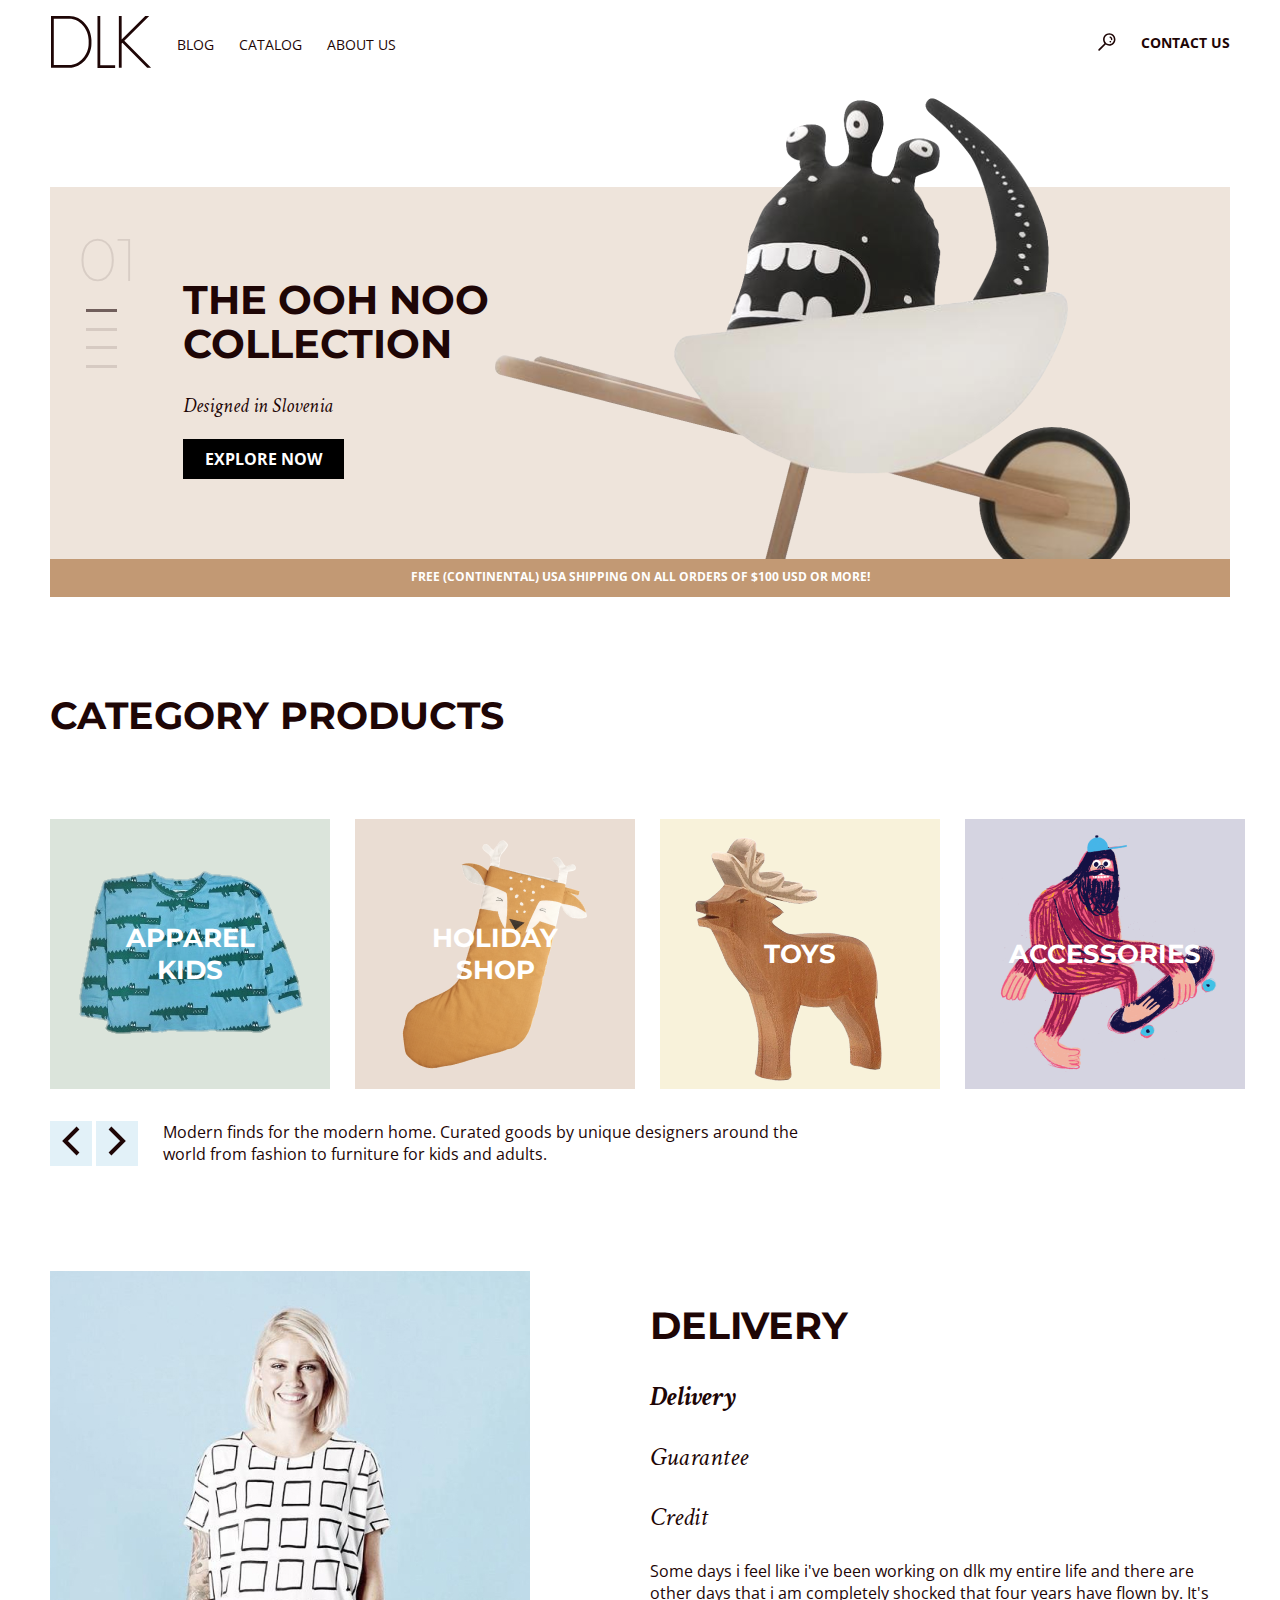
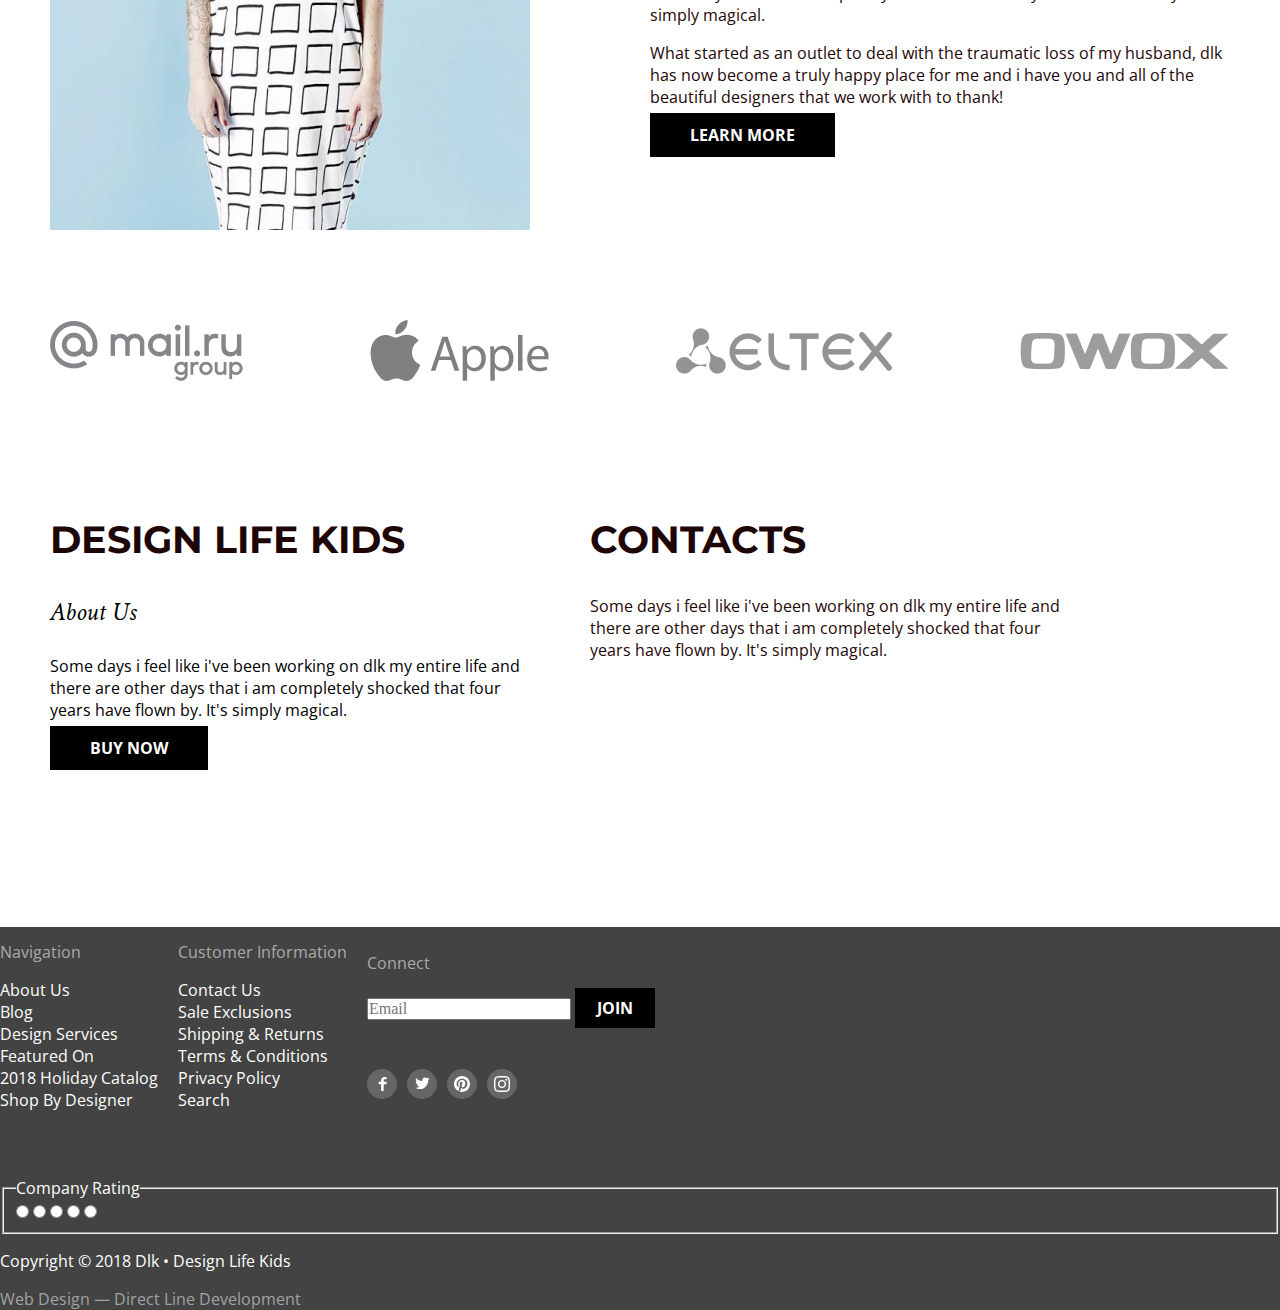
<file: index.html>
<!DOCTYPE html>
<html lang="en">
<head>
    <meta charset="UTF-8">
    <meta http-equiv="X-UA-Compatible" content="IE=edge">
    <meta name="viewport" content="width=device-width, initial-scale=1.0">
    <link rel="preconnect" href="https://fonts.googleapis.com">
    <link rel="preconnect" href="https://fonts.gstatic.com" crossorigin>
    <link href="https://fonts.googleapis.com/css2?family=Crimson+Text:ital,wght@1,400;1,600;1,700&family=Montserrat:wght@100;200;300;400;500;600;700;800;900&family=Open+Sans:wght@300;400;500;600&display=swap" rel="stylesheet">
    <link rel="stylesheet" href="./css/normalize.css">
    <link rel="stylesheet" href="./css/common.css">
    <link rel="stylesheet" href="./css/style.css">
    <title>Main</title>
</head>
<body>
    <header class="header container">
            <ul class="header__list-nav">
                <li class="header__logo">
                    <a href="./index.html" class="header__logo-link"><img class="pic-logo" src="./pic/dlk-logo.svg" alt="pic-logo"></a>
                </li>
                <li class="header__nav-item">
                    <a href="./blog.html" class="header__nav-link">BLOG</a>
                </li>
                <li class="header__list-item">
                    <a href="./catalog.html" class="header__nav-link">CATALOG</a>
                </li>
                <li class="header__list-item">
                    <a href="#" class="header__nav-link">ABOUT US</a>
                </li>
            </ul>
            <ul class="header__list">
                <li class="header__list-contact">
                    <button class="search__btn" type="button"><img class="icon-search" src="./pic/icon-search.svg" alt="icon-search"></button>
                </li>
                <li class="header__list-contact">
                    <a href="./contacts.html" class="header__contact-link">Contact Us</a>
                </li>
            </ul>
    </header>
    <main class="main container">
        <section class="banner element">
            <p class="banner__numb">01</p>
            <ul class="banner__list-btn">
                <li class="banner__list-btn">
                    <button type="button" class="banner__switch-btn active"></button>
                </li>
                <li class="banner__list-btn">
                    <button type="button" class="banner__switch-btn"></button>
                </li>
                <li class="banner__list-btn">
                    <button type="button" class="banner__switch-btn"></button>
                </li>
                <li class="banner__list-btn">
                    <button type="button" class="banner__switch-btn"></button>
                </li>
            </ul>
            <ul class="banner__list">
                <li class="banner__list-item">
                    <h1 class="banner__heading">THE OOH NOO COLLECTION</h1>
                </li>
                <li class="banner__list-item">
                    <p class="banner__list-text">Designed in Slovenia</p>
                </li>
                <li class="banner__list-item">
                    <button type="button" class="banner_btn">EXPLORE NOW</button>
                </li>
            </ul>
            <div class="pic-monster">
            </div>
            <p class="banner__text">Free (continental) USA shipping on all orders of $100 USD or more!</p>
        </section>
        <section class="category">
            <h2 class="category__heading">Category Products</h2>
            <ul class="category__list">
                <li class="category__list-item">
                    <a href="./toys.html" class="category__list-link">
                        <div class="square sweater">
                            <p class="product-name">APPAREL KIDS</p>
                        </div>
                    </a>
                </li>
                <li class="category__list-item">
                    <a href="./toys.html" class="category__list-link">
                        <div class="square sock">
                            <p class="product-name">HOLIDAY SHOP</p>
                        </div>
                    </a>
                </li>
                <li class="category__list-item">
                    <a href="./toys.html" class="category__list-link">
                        <div class="square deer">
                            <p class="product-name">TOYS</p>
                        </div>
                    </a>
                </li>
                <li class="category__list-item">
                    <a href="./toys.html" class="category__list-link">
                        <div class="square man">
                            <p class="product-name chel">ACCESSORIES</p>
                        </div>
                    </a>
                </li>
            </ul>
            <div class="zxc">
                <div class="zxc-btn">
                    <button type="button" class="category__btn"><img class="icon-left" src="./pic/left.svg" alt="left"></button>
                    <button type="button" class="category__btn"><img class="icon-right" src="./pic/right.svg" alt="right"></button>
                </div>
                <p class="category__description">Modern finds for the modern home. Curated goods by unique designers around the world from fashion to furniture for kids and adults.</p>
            </div>
        </section>
        <section class="trust-info">
            <img class="woman-in-dress" src="./pic/woman-in-dress.jpg" alt="woman-in-dress">
            <div class="info-cat">
                <h2 class="info-cat__heading">Delivery</h2>
                <ul class="info-cat__list">
                    <li class="info-cat__list-item">
                        <p class="info-cat__text-fat">Delivery</p>
                    </li>
                    <li class="info-cat__list-item">
                        <p class="info-cat__text">Guarantee</p>

                    </li>
                    <li class="info-cat__list-item">
                        <p class="info-cat__text">Credit</p>
                    </li>
                </ul>
                <p class="info-ctg__description">Some days i feel like i've been working on dlk my entire life and there are other days that i am completely shocked that four years have flown by. It's simply magical.</p>
                <p class="info-ctg__description">What started as an outlet to deal  with the traumatic loss of my husband, dlk has now become a truly happy place for me and i have you and all of the beautiful designers that we work with to thank!</p>
            <a class="trust-info__link" href="#">Learn more</a>
            </div>
        </section>
        <section class="partners">
            <ul class="partners__list">
                <li class="partners__list-item">
                    <img class="pic-partners" src="./pic/mail-ru.png" alt="pic-partners">
                </li>
                <li class="partners__list-item">
                    <img class="pic-partners" src="./pic/apple.png" alt="pic-partners">
                </li>
                <li class="partners__list-item">
                    <img class="pic-partners" src="./pic/eltex.png" alt="pic-partners">
                </li>
                <li class="partners__list-item">
                    <img class="pic-partners" src="./pic/owox.png" alt="pic-partners">
                </li>
            </ul>
        </section>
        <section class="about-us-info">
            <div class="info-dlk">
                <h2 class="info-dlk__heading">Design Life Kids</h2>
                <p class="info-dlk__text">About Us</p>
                <p class="info-dlk__description">Some days i feel like i've been working on dlk my entire life and there are other days that i am completely shocked that four years have flown by. It's simply magical.</p>
                <a href="#" class="info-dlk__link">buy now</a>
            </div>
            <div class="info-contacts">
                <h2 class="info-contacts__heading">contacts</h2>
                <p class="info-contacts__description">Some days i feel like i've been working on dlk my entire life and there are other days that i am completely shocked that four years have flown by. It's simply magical.</p>
                <iframe class="map" src="https://www.google.com/maps/embed?pb=!1m18!1m12!1m3!1d2372.5355779825!2d49.28813631572485!3d53.5124911699546!2m3!1f0!2f0!3f0!3m2!1i1024!2i768!4f13.1!3m3!1m2!1s0x41687981eb77e79b%3A0xc6236db15e1d074e!2z0L_RgC4g0KHRgtC10L_QsNC90LAg0KDQsNC30LjQvdCwLCA0NCwg0KLQvtC70YzRj9GC0YLQuCwg0KHQsNC80LDRgNGB0LrQsNGPINC-0LHQuy4sIDQ0NTAyNw!5e0!3m2!1sru!2sru!4v1668883180939!5m2!1sru!2sru"></iframe>
            </div>
        </section>
    </main>
    <footer class="footer">
        <div class="footer__container">
            <nav class="footer__nav">
                <section class="footer-nvgt">
                    <h2 class="footer-element__heading">Navigation</h2>
                        <ul class="footer-nvgt__list">
                            <li class="footer-nvgt__list-item">
                                <a href="#" class="footer__list-link">About Us</a>
                            </li>
                            <li class="footer-nvgt__list-item">
                                <a href="#" class="footer__list-link">Blog</a>
                            </li>
                            <li class="footer-nvgt__list-item">
                                <a href="#" class="footer__list-link">Design Services</a>
                            </li>
                            <li class="footer-nvgt__list-item">
                                <a href="#"class="footer__list-link">Featured On</a>
                            </li>
                            <li class="footer-nvgt__list-item">
                                <a href="#" class="footer__list-link">2018 Holiday Catalog</a>
                            </li>
                            <li class="footer-nvgt__list-item">
                                <a href="#" class="footer__list-link">Shop By Designer</a>
                            </li>
                        </ul>
                </section>
            </nav>
            <section class="useful-info">
                <h2 class="footer-element__heading">Customer Information</h2>
                    <ul class="useful-info__list">
                        <li class="useful-info__list-item">
                            <a href="#" class="footer__list-link">Contact Us</a>
                        </li>
                        <li class="useful-info__list-item">
                            <a href="#" class="footer__list-link">Sale Exclusions</a>
                        </li>
                        <li class="useful-info__list-item">
                            <a href="#" class="footer__list-link">Shipping & Returns</a>
                        </li>
                        <li class="useful-info__list-item">
                            <a href="#" class="footer__list-link">Terms & Conditions</a>
                        </li>
                        <li class="useful-info__list-item">
                            <a href="#" class="footer__list-link">Privacy Policy</a>
                        </li>
                        <li class="useful-info__list-item">
                            <a href="#" class="footer__list-link">Search</a>
                        </li>
                    </ul>
            </section>
            <section class="connect">
                <h2 class="footer-element__heading">Connect</h2>
                <input type="text" name="text" placeholder="Email" class="connect__input">
                <button type="submit" class="connect__btn">join</button>
                <div class="soc-net">
                    <ul class="soc-net__list">
                        <li class="soc-net__list-item">
                            <a href="#" class="soc-net__list-link">
                                <div class="title-icon">
                                    <img class="soc-net-icon" src="./pic/facebook.svg" alt="soc-net-icon">
                                </div>
                            </a>
                        </li>
                        <li class="soc-net__list-item">
                            <a href="#" class="soc-net__list-link">
                                <div class="title-icon">
                                    <img class="soc-net-icon" src="./pic/twitter.svg" alt="soc-net-icon">
                                </div>
                            </a>
                        </li>
                        <li class="soc-net__list-item">
                            <a href="#" class="soc-net__list-link">
                                <div class="title-icon">
                                    <img class="soc-net-icon" src="./pic/Pinterest.svg" alt="soc-net-icon">
                                </div>
                            </a>
                        </li>
                        <li class="soc-net__list-item">
                            <a href="#" class="soc-net__list-link">
                                <div class="title-icon">
                                    <img class="soc-net-icon" src="./pic/Instagram.svg" alt="soc-net-icon">
                                </div>
                            </a>
                        </li>
                    </ul>
                </div>
        </div>
        </section>
        <section class="design">
            <div class="rating">
                <fieldset class="rating__field">
                    <legend class="rating__name">Company Rating</legend>
                    <div>
                        <input class="rating__star" type="radio" name="star" value="1">
                        <input class="rating__star" type="radio" name="star" value="2">
                        <input class="rating__star" type="radio" name="star" value="3">
                        <input class="rating__star" type="radio" name="star" value="4">
                        <input class="rating__star" type="radio" name="star" value="5">
                    </div>
                </fieldset>
            </div>
            <p class="copyright-dlk">Copyright © 2018 Dlk • Design Life Kids</p>
            <p class="copyright-info">Web Design — Direct Line Development</p>
        </section>
    </footer>
</body>
</html>
</file>
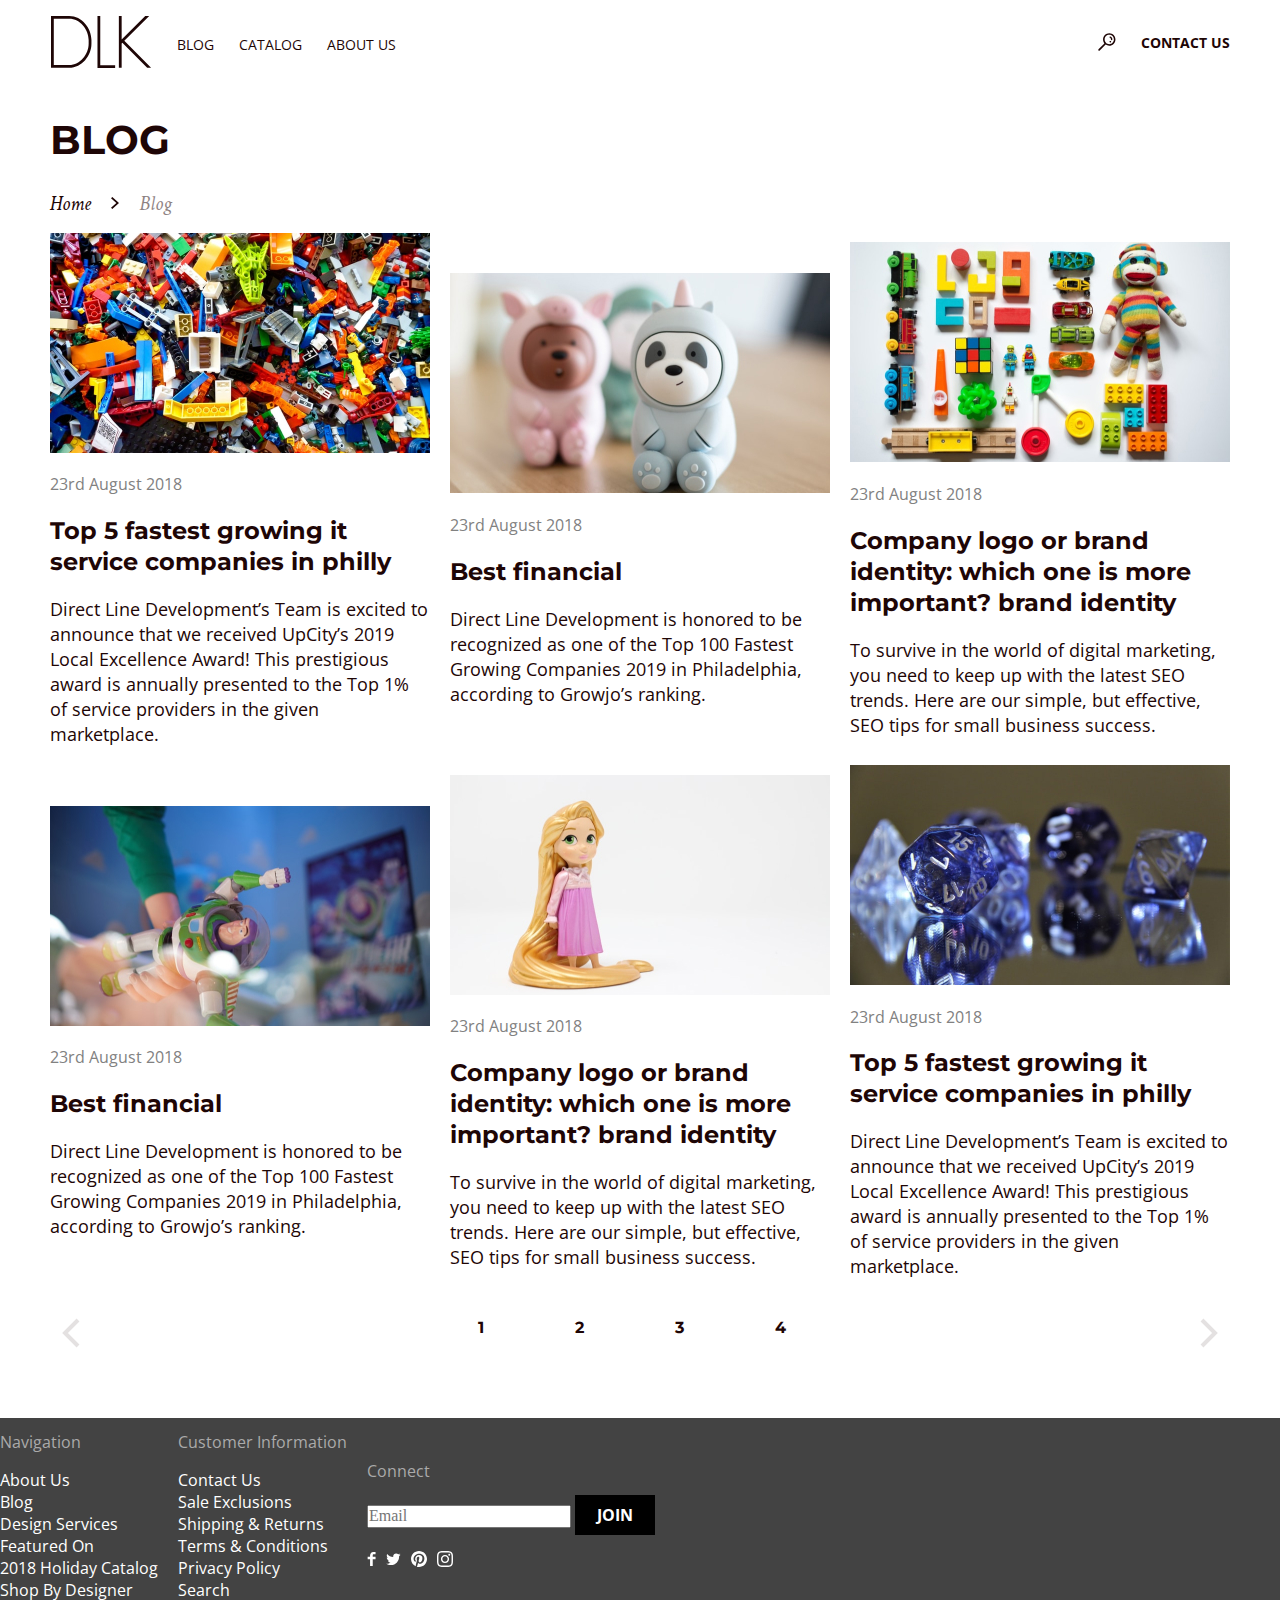
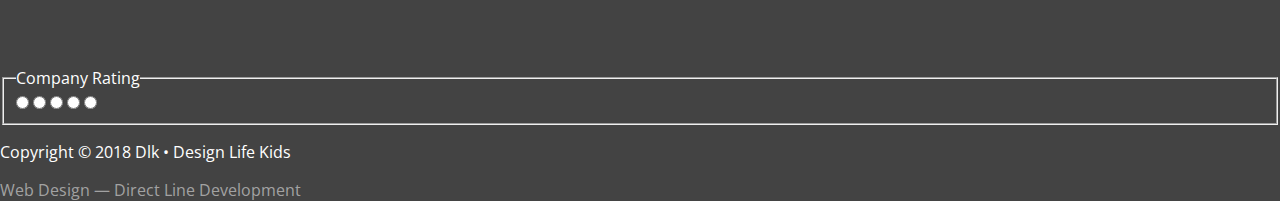
<file: blog.html>
<!DOCTYPE html>
<html lang="en">
<head>
    <meta charset="UTF-8">
    <meta http-equiv="X-UA-Compatible" content="IE=edge">
    <meta name="viewport" content="width=device-width, initial-scale=1.0">
    <link rel="preconnect" href="https://fonts.googleapis.com">
    <link rel="preconnect" href="https://fonts.gstatic.com" crossorigin>
    <link href="https://fonts.googleapis.com/css2?family=Crimson+Text:ital,wght@1,400;1,600;1,700&family=Montserrat:wght@100;200;300;400;500;600;700;800;900&family=Open+Sans:wght@300;400;500;600&display=swap" rel="stylesheet">
    <link rel="stylesheet" href="./css/normalize.css">
    <link rel="stylesheet" href="./css/common.css">
    <link rel="stylesheet" href="./css/blog.css">
    <title>Blog</title>
</head>
<body>
    <header class="header container">
        <ul class="header__list-nav">
            <li class="header__logo">
                <a href="./index.html" class="header__logo-link"><img class="pic-logo" src="./pic/dlk-logo.svg" alt="pic-logo"></a>
            </li>
            <li class="header__nav-item">
                <a href="./blog.html" class="header__nav-link">BLOG</a>
            </li>
            <li class="header__list-item">
                <a href="./catalog.html" class="header__nav-link">CATALOG</a>
            </li>
            <li class="header__list-item">
                <a href="#" class="header__nav-link">ABOUT US</a>
            </li>
        </ul>
        <ul class="header__list">
            <li class="header__list-contact">
                <button class="search__btn" type="button"><img class="icon-search" src="./pic/icon-search.svg" alt="icon-search"></button>
            </li>
            <li class="header__list-contact">
                <a href="./contacts.html" class="header__contact-link">Contact Us</a>
            </li>
        </ul>
    </header>
    <main class="main container">
        <h1 class="pages__heading">Blog</h1>
        <div class="breadcrumbs__container">
            <ul class="breadcrumbs__list">
                <li class="breadcrumbs__item">
                    <a href="./index.html" class="breadcrumbs-fat__link">Home</a>
                </li>
                <li class="breadcrumbs__item">
                    <button class="crumbs__btn" type="button"></button>
                </li>
                <li class="breadcrumbs__item">
                    <a href="./blog.html" class="breadcrumbs__link">Blog</a>
                </li>
            </ul>
        </div>
        <section class="blog-info">
            <ul class="blog-info__list">
                <li class="blog-info__list-item">
                    <img class="post-pic" src="./pic/constructor.jpg" alt="post-pic">
                    <p class="publication-date">23rd August 2018</p>
                    <h2 class="post-name">Top 5 fastest growing it service companies in philly</h2>
                    <p class="blog-text">Direct Line Development’s Team is excited to announce that we received UpCity’s 2019 Local Excellence Award! This prestigious award is annually presented to the Top 1% of service providers in the given marketplace.</p>
                </li>
                <li class="blog-info__list-item">
                    <img class="post-pic" src="./pic/bear.jpg" alt="post-pic">
                    <p class="publication-date">23rd August 2018</p>
                    <h2 class="post-name">Best financial</h2>
                    <p class="blog-text">Direct Line Development is honored to be recognized as one of the Top 100 Fastest Growing Companies 2019 in Philadelphia, according to Growjo’s ranking.</p>
                </li>
                <li class="blog-info__list-item">
                    <img class="post-pic" src="./pic/details.jpg" alt="post-pic">
                    <p class="publication-date">23rd August 2018</p>
                    <h2 class="post-name">Company logo or brand identity: which one is more important? brand identity</h2>
                    <p class="blog-text">To survive in the world of digital marketing, you need to keep up with the latest SEO trends. Here are our simple, but effective, SEO tips for small business success.</p>
                </li>
                <li class="blog-info__list-item">
                    <img class="post-pic" src="./pic/Buzzlightyear.jpg" alt="post-pic">
                    <p class="publication-date">23rd August 2018</p>
                    <h2 class="post-name">Best financial</h2>
                    <p class="blog-text">Direct Line Development is honored to be recognized as one of the Top 100 Fastest Growing Companies 2019 in Philadelphia, according to Growjo’s ranking.</p>
                </li>
                <li class="blog-info__list-item">
                    <img class="post-pic" src="./pic/rapunzel.jpg" alt="post-pic">
                    <p class="publication-date">23rd August 2018</p>
                    <h2 class="post-name">Company logo or brand identity: which one is more important? brand identity</h2>
                    <p class="blog-text">To survive in the world of digital marketing, you need to keep up with the latest SEO trends. Here are our simple, but effective, SEO tips for small business success.</p>
                </li>
                <li class="blog-info__list-item">
                    <img class="post-pic" src="./pic/dice.jpg" alt="post-pic">
                    <p class="publication-date">23rd August 2018</p>
                    <h2 class="post-name">Top 5 fastest growing it service companies in philly</h2>
                    <p class="blog-text">Direct Line Development’s Team is excited to announce that we received UpCity’s 2019 Local Excellence Award! This prestigious award is annually presented to the Top 1% of service providers in the given marketplace.</p>
                </li>
            </ul>
        </section>
        <section class="pages">
            <ul class="pagination__list">
                <li class="pagination__list-item">
                    <button type="button" class="pagination__btn-back"><img class="back" src="./pic/arrow-back.svg" alt="back"></button>
                </li>
                <div class="pages-numb container-numb">
                    <ul class="pages-numb__list">
                        <li class="pagination__list-numb">
                            <button type="button" class="pagination__btn">1</button>
                        </li>
                        <li class="pagination__list-numb">
                            <button type="button" class="pagination__btn">2</button>
                        </li>
                        <li class="pagination__list-numb">
                            <button type="button" class="pagination__btn">3</button>
                        </li>
                        <li class="pagination__list-numb">
                            <button type="button" class="pagination__btn">4</button>
                        </li>
                    </ul>
                </div>
                <li class="pagination__list-item">
                    <button type="button" class="pagination__btn-forward"><img class="forward" src="./pic/arrow-forward.svg" alt="forward"></button>
                </li>
            </ul>
        </section>
    </main>   
    <footer class="footer">
        <div class="footer__container">
        <nav class="footer__nav">
            <section class="footer-nvgt">
                <h2 class="footer-element__heading">Navigation</h2>
                    <ul class="footer-nvgt__list">
                        <li class="footer-nvgt__list-item">
                            <a href="#" class="footer__list-link">About Us</a>
                        </li>
                        <li class="footer-nvgt__list-item">
                            <a href="#" class="footer__list-link">Blog</a>
                        </li>
                        <li class="footer-nvgt__list-item">
                            <a href="#" class="footer__list-link">Design Services</a>
                        </li>
                        <li class="footer-nvgt__list-item">
                            <a href="#"class="footer__list-link">Featured On</a>
                        </li>
                        <li class="footer-nvgt__list-item">
                            <a href="#" class="footer__list-link">2018 Holiday Catalog</a>
                        </li>
                        <li class="footer-nvgt__list-item">
                            <a href="#" class="footer__list-link">Shop By Designer</a>
                        </li>
                    </ul>
            </section>
        </nav>
        <section class="useful-info">
            <h2 class="footer-element__heading">Customer Information</h2>
                <ul class="useful-info__list">
                    <li class="useful-info__list-item">
                        <a href="#" class="footer__list-link">Contact Us</a>
                    </li>
                    <li class="useful-info__list-item">
                        <a href="#" class="footer__list-link">Sale Exclusions</a>
                    </li>
                    <li class="useful-info__list-item">
                        <a href="#" class="footer__list-link">Shipping & Returns</a>
                    </li>
                    <li class="useful-info__list-item">
                        <a href="#" class="footer__list-link">Terms & Conditions</a>
                    </li>
                    <li class="useful-info__list-item">
                        <a href="#" class="footer__list-link">Privacy Policy</a>
                    </li>
                    <li class="useful-info__list-item">
                        <a href="#" class="footer__list-link">Search</a>
                    </li>
                </ul>
        </section>
        <section class="connect">
            <h2 class="footer-element__heading">Connect</h2>
            <input type="text" name="text" placeholder="Email" class="connect__input">
            <button type="submit" class="connect__btn">join</button>
            <div class="soc-net">
                <ul class="soc-net__list">
                    <li class="soc-net__list-item">
                        <a href="#" class="soc-net__list-link"><img class="soc-net-icon" src="./pic/facebook.svg" alt="soc-net-icon"></a>
                    </li>
                    <li class="soc-net__list-item">
                        <a href="#" class="soc-net__list-link"><img class="soc-net-icon" src="./pic/twitter.svg" alt="soc-net-icon"></a>
                    </li>
                    <li class="soc-net__list-item">
                        <a href="#" class="soc-net__list-link"><img class="soc-net-icon" src="./pic/Pinterest.svg" alt="soc-net-icon"></a>
                    </li>
                    <li class="soc-net__list-item">
                        <a href="#" class="soc-net__list-link"><img class="soc-net-icon" src="./pic/Instagram.svg" alt="soc-net-icon"></a>
                    </li>
                </ul>
            </div>
        </div>
        </section>
        <section class="design">
            <div class="rating">
                <fieldset class="rating__field">
                    <legend class="rating__name">Company Rating</legend>
                    <div>
                        <input class="rating__star" type="radio" name="star" value="1">
                        <input class="rating__star" type="radio" name="star" value="2">
                        <input class="rating__star" type="radio" name="star" value="3">
                        <input class="rating__star" type="radio" name="star" value="4">
                        <input class="rating__star" type="radio" name="star" value="5">
                    </div>
                </fieldset>
            </div>
            <p class="copyright-dlk">Copyright © 2018 Dlk • Design Life Kids</p>
            <p class="copyright-info">Web Design — Direct Line Development</p>
        </section>
    </footer> 
</body>
</html>
</file>
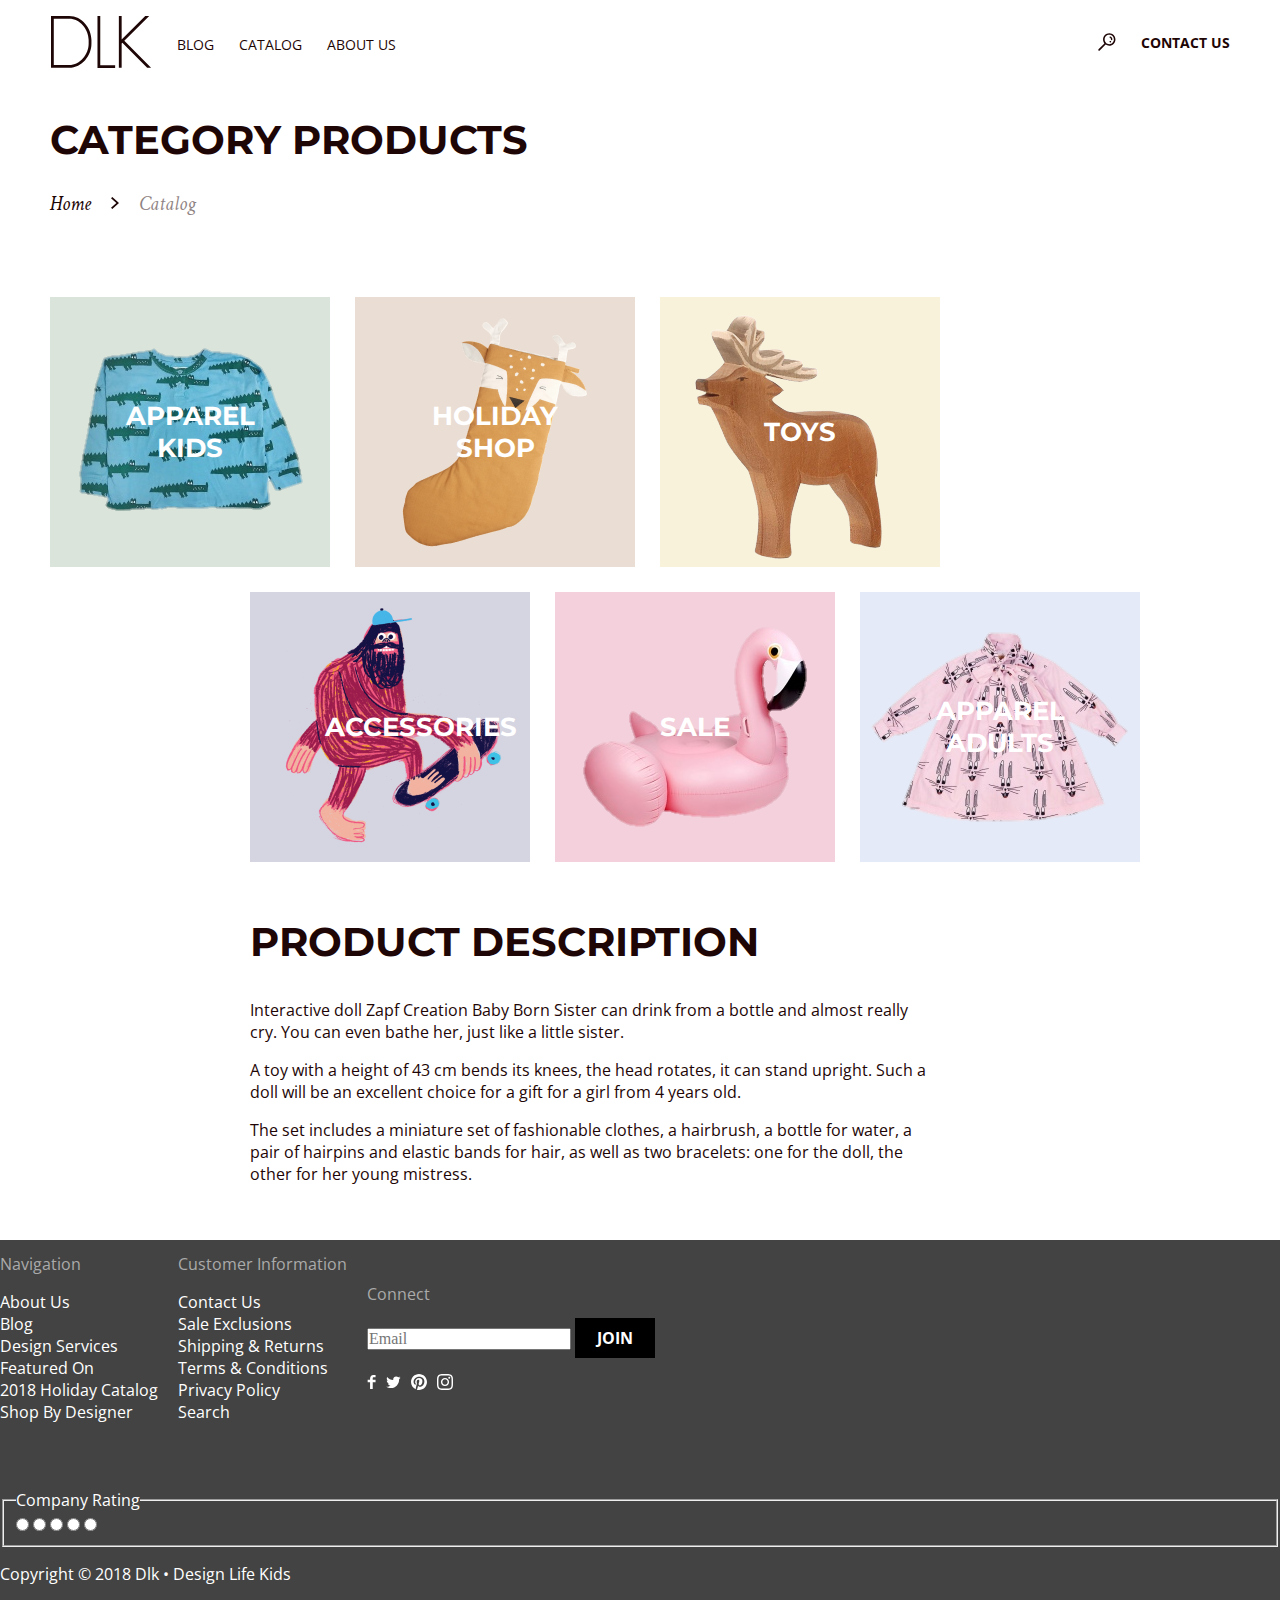
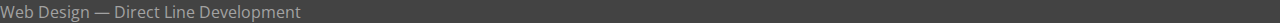
<file: catalog.html>
<!DOCTYPE html>
<html lang="en">
<head>
    <meta charset="UTF-8">
    <meta http-equiv="X-UA-Compatible" content="IE=edge">
    <meta name="viewport" content="width=device-width, initial-scale=1.0">
    <link rel="preconnect" href="https://fonts.googleapis.com">
    <link rel="preconnect" href="https://fonts.gstatic.com" crossorigin>
    <link href="https://fonts.googleapis.com/css2?family=Crimson+Text:ital,wght@1,400;1,600;1,700&family=Montserrat:wght@100;200;300;400;500;600;700;800;900&family=Open+Sans:wght@300;400;500;600&display=swap" rel="stylesheet">
    <link rel="stylesheet" href="./css/normalize.css">
    <link rel="stylesheet" href="./css/common.css">
    <link rel="stylesheet" href="./css/catalog.css">
    <title>Catalog</title>
</head>
<body>
    <header class="header container">
        <ul class="header__list-nav">
            <li class="header__logo">
                <a href="./index.html" class="header__logo-link"><img class="pic-logo" src="./pic/dlk-logo.svg" alt="pic-logo"></a>
            </li>
            <li class="header__nav-item">
                <a href="./blog.html" class="header__nav-link">BLOG</a>
            </li>
            <li class="header__list-item">
                <a href="./catalog.html" class="header__nav-link">CATALOG</a>
            </li>
            <li class="header__list-item">
                <a href="#" class="header__nav-link">ABOUT US</a>
            </li>
        </ul>
        <ul class="header__list">
            <li class="header__list-contact">
                <button class="search__btn" type="button"><img class="icon-search" src="./pic/icon-search.svg" alt="icon-search"></button>
            </li>
            <li class="header__list-contact">
                <a href="./contacts.html" class="header__contact-link">Contact Us</a>
            </li>
        </ul>
    </header>
    <main class="main container">
        <h1 class="pages__heading">Category Products</h1>
        <div class="breadcrumbs__container">
            <ul class="breadcrumbs__list">
                <li class="breadcrumbs__item">
                    <a href="./index.html" class="breadcrumbs-fat__link">Home</a>
                </li>
                <li class="breadcrumbs__item">
                    <button class="crumbs__btn" type="button"></button>
                </li>
                <li class="breadcrumbs__item">
                    <a href="./catalog.html" class="breadcrumbs__link">Catalog</a>
                    </li>
            </ul>
        </div>
        <section class="category">
            <ul class="category__list">
                <li class="category__list-item">
                    <a href="./toys.html" class="category__list-link">
                        <div class="square sweater">
                            <p class="product-name">APPAREL KIDS</p>
                        </div>
                    </a>
                </li>
                <li class="category__list-item">
                    <a href="./toys.html" class="category__list-link">
                        <div class="square sock">
                            <p class="product-name">HOLIDAY SHOP</p>
                        </div>
                    </a>
                </li>
                <li class="category__list-item">
                    <a href="./toys.html" class="category__list-link">
                        <div class="square deer">
                            <p class="product-name">TOYS</p>
                        </div>
                    </a>
                </li>
                <div class="category__list second-line">
                    <li class="category__list-item">
                        <a href="./toys.html" class="category__list-link">
                            <div class="square man">
                                <p class="product-name">ACCESSORIES</p>
                            </div>
                        </a>
                    </li>
                    </li>
                    <li class="category__list-item">
                        <a href="./toys.html" class="category__list-link">
                            <div class="square flamingos">
                                <p class="product-name">SALE</p>
                            </div>
                        </a>
                    </li>
                    <li class="category__list-item">
                        <a href="./toys.html" class="category__list-link">
                            <div class="square shirt">
                                <p class="product-name">APPAREL ADULTS</p>
                            </div>
                        </a>
                    </li>
                </div>
            </ul>
        </section>
        <section class="description">
            <h2 class="pages__heading">Product Description</h2>
            <p class="description__info">Interactive doll Zapf Creation Baby Born Sister can drink from a bottle and almost really cry. You can even bathe her, just like a little sister.</p>
            <p class="description__info">A toy with a height of 43 cm bends its knees, the head rotates, it can stand upright. Such a doll will be an excellent choice for a gift for a girl from 4 years old.</p>
            <p class="description__info">The set includes a miniature set of fashionable clothes, a hairbrush, a bottle for water, a pair of hairpins and elastic bands for hair, as well as two bracelets: one for the doll, the other for her young mistress.</p>
        </section>
    </main>
    <footer class="footer">
        <div class="footer__container">
        <nav class="footer__nav">
            <section class="footer-nvgt">
                <h2 class="footer-element__heading">Navigation</h2>
                    <ul class="footer-nvgt__list">
                        <li class="footer-nvgt__list-item">
                            <a href="#" class="footer__list-link">About Us</a>
                        </li>
                        <li class="footer-nvgt__list-item">
                            <a href="#" class="footer__list-link">Blog</a>
                        </li>
                        <li class="footer-nvgt__list-item">
                            <a href="#" class="footer__list-link">Design Services</a>
                        </li>
                        <li class="footer-nvgt__list-item">
                            <a href="#"class="footer__list-link">Featured On</a>
                        </li>
                        <li class="footer-nvgt__list-item">
                            <a href="#" class="footer__list-link">2018 Holiday Catalog</a>
                        </li>
                        <li class="footer-nvgt__list-item">
                            <a href="#" class="footer__list-link">Shop By Designer</a>
                        </li>
                    </ul>
            </section>
        </nav>
        <section class="useful-info">
            <h2 class="footer-element__heading">Customer Information</h2>
                <ul class="useful-info__list">
                    <li class="useful-info__list-item">
                        <a href="#" class="footer__list-link">Contact Us</a>
                    </li>
                    <li class="useful-info__list-item">
                        <a href="#" class="footer__list-link">Sale Exclusions</a>
                    </li>
                    <li class="useful-info__list-item">
                        <a href="#" class="footer__list-link">Shipping & Returns</a>
                    </li>
                    <li class="useful-info__list-item">
                        <a href="#" class="footer__list-link">Terms & Conditions</a>
                    </li>
                    <li class="useful-info__list-item">
                        <a href="#" class="footer__list-link">Privacy Policy</a>
                    </li>
                    <li class="useful-info__list-item">
                        <a href="#" class="footer__list-link">Search</a>
                    </li>
                </ul>
        </section>
        <section class="connect">
            <h2 class="footer-element__heading">Connect</h2>
            <input type="text" name="text" placeholder="Email" class="connect__input">
            <button type="submit" class="connect__btn">join</button>
            <div class="soc-net">
                <ul class="soc-net__list">
                    <li class="soc-net__list-item">
                        <a href="#" class="soc-net__list-link"><img class="soc-net-icon" src="./pic/facebook.svg" alt="soc-net-icon"></a>
                    </li>
                    <li class="soc-net__list-item">
                        <a href="#" class="soc-net__list-link"><img class="soc-net-icon" src="./pic/twitter.svg" alt="soc-net-icon"></a>
                    </li>
                    <li class="soc-net__list-item">
                        <a href="#" class="soc-net__list-link"><img class="soc-net-icon" src="./pic/Pinterest.svg" alt="soc-net-icon"></a>
                    </li>
                    <li class="soc-net__list-item">
                        <a href="#" class="soc-net__list-link"><img class="soc-net-icon" src="./pic/Instagram.svg" alt="soc-net-icon"></a>
                    </li>
                </ul>
            </div>
        </div>
        </section>
        <section class="design">
            <div class="rating">
                <fieldset class="rating__field">
                    <legend class="rating__name">Company Rating</legend>
                    <div>
                        <input class="rating__star" type="radio" name="star" value="1">
                        <input class="rating__star" type="radio" name="star" value="2">
                        <input class="rating__star" type="radio" name="star" value="3">
                        <input class="rating__star" type="radio" name="star" value="4">
                        <input class="rating__star" type="radio" name="star" value="5">
                    </div>
                </fieldset>
            </div>
            <p class="copyright-dlk">Copyright © 2018 Dlk • Design Life Kids</p>
            <p class="copyright-info">Web Design — Direct Line Development</p>
        </section>
    </footer>    
</body>
</html>
</file>
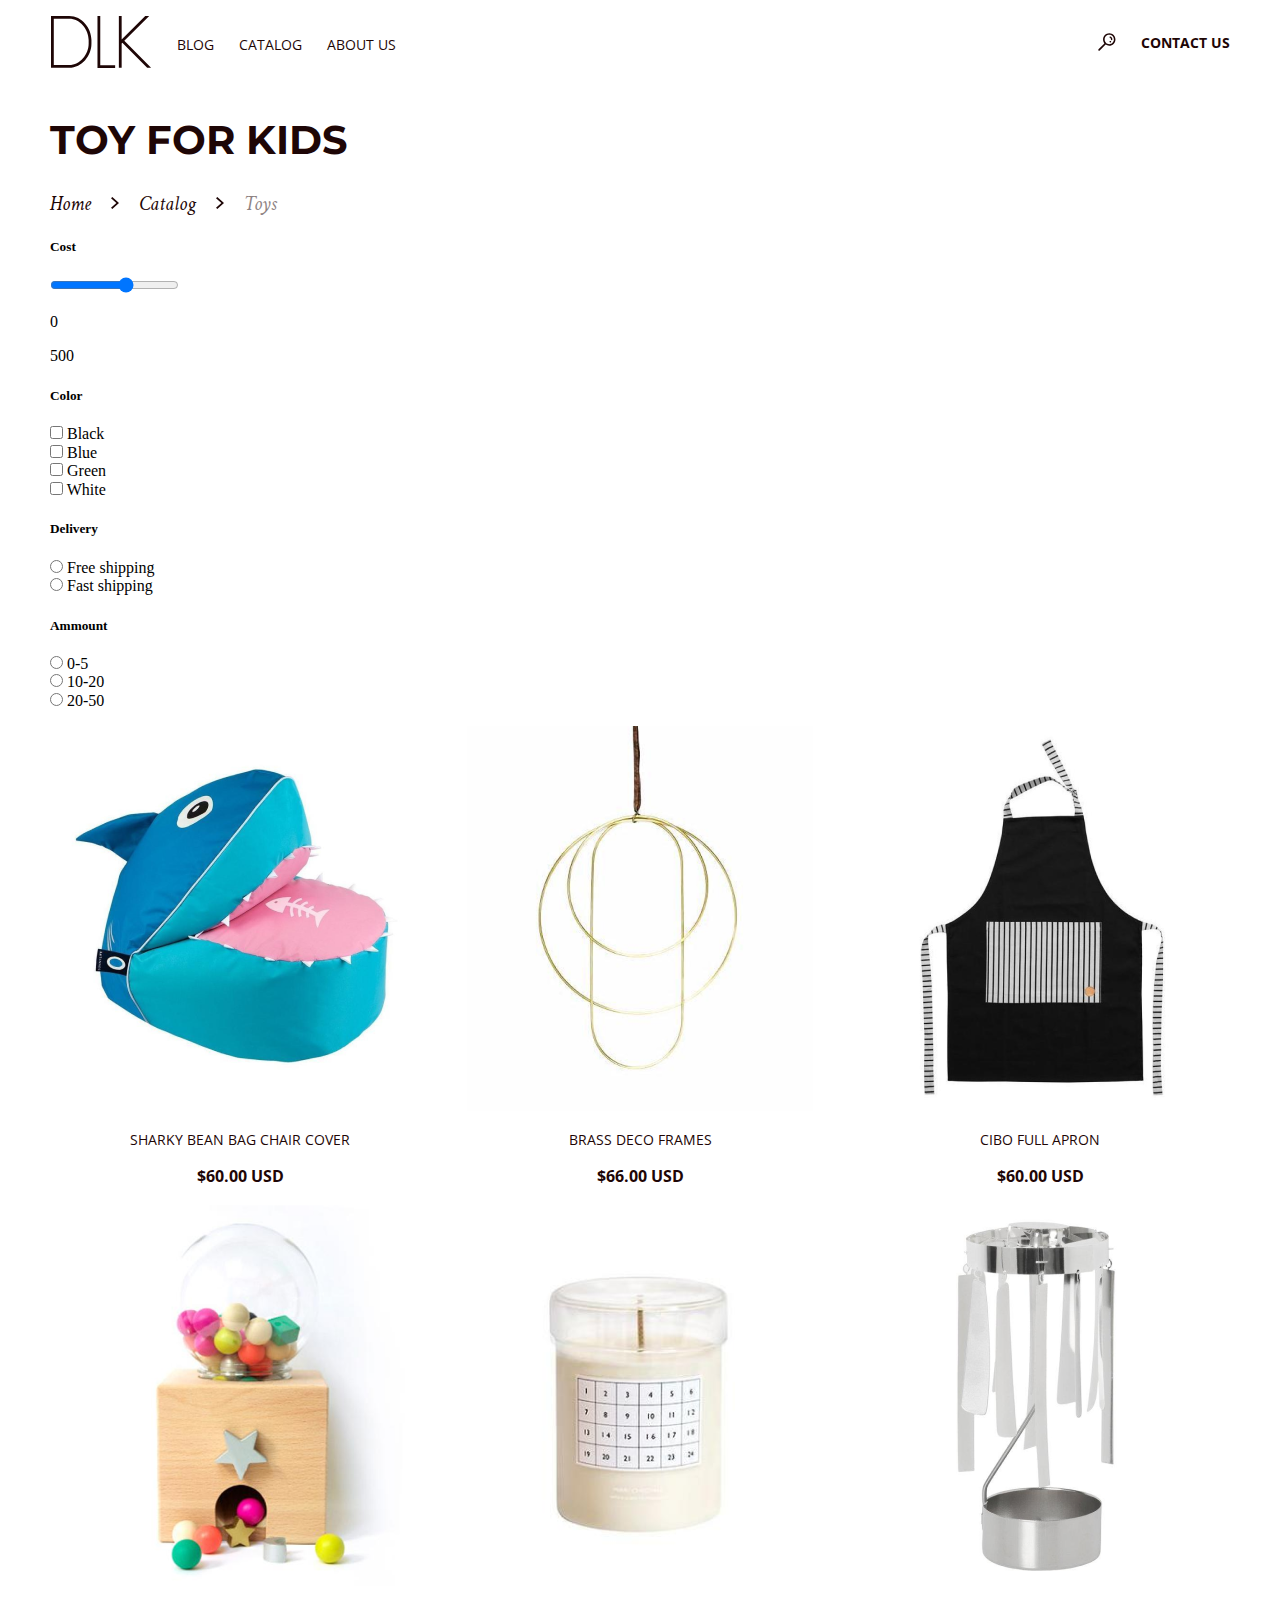
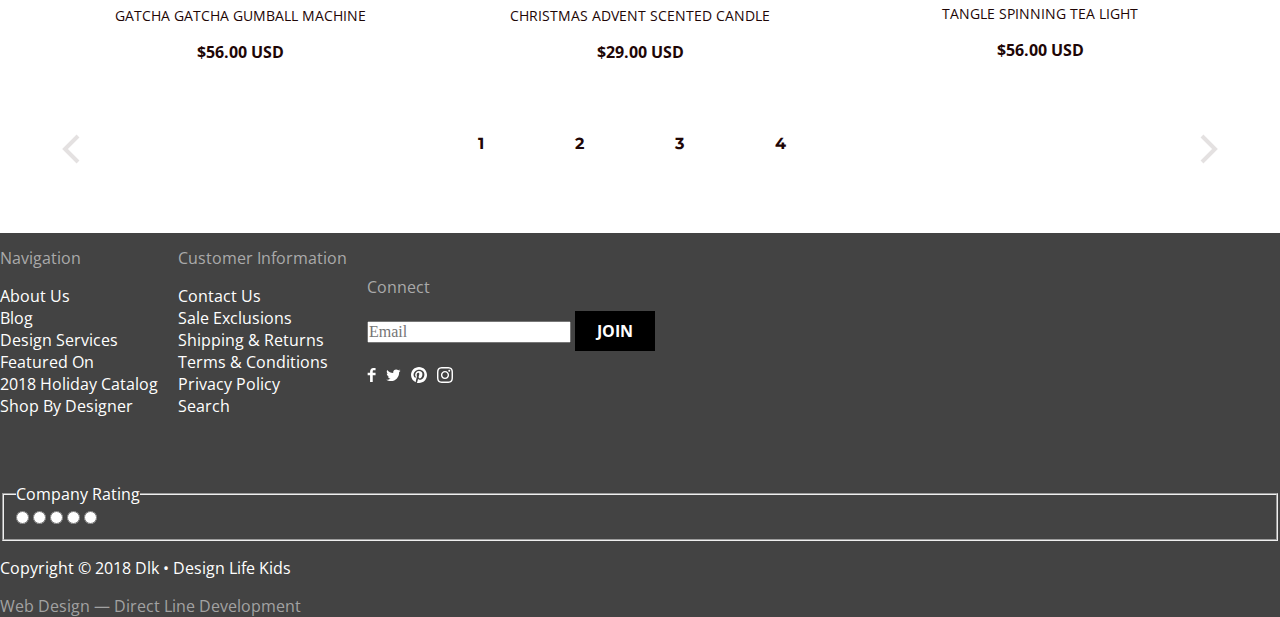
<file: toys.html>
<!DOCTYPE html>
<html lang="en">
<head>
    <meta charset="UTF-8">
    <meta http-equiv="X-UA-Compatible" content="IE=edge">
    <meta name="viewport" content="width=device-width, initial-scale=1.0">
    <link rel="preconnect" href="https://fonts.googleapis.com">
    <link rel="preconnect" href="https://fonts.gstatic.com" crossorigin>
    <link href="https://fonts.googleapis.com/css2?family=Crimson+Text:ital,wght@1,400;1,600;1,700&family=Montserrat:wght@100;200;300;400;500;600;700;800;900&family=Open+Sans:wght@300;400;500;600&display=swap" rel="stylesheet">
    <link rel="stylesheet" href="./css/normalize.css">
    <link rel="stylesheet" href="./css/common.css">
    <link rel="stylesheet" href="./css/toys.css">
    <title>Toys</title>
</head>
<body>
    <header class="header container">
        <ul class="header__list-nav">
            <li class="header__logo">
                <a href="./index.html" class="header__logo-link"><img class="pic-logo" src="./pic/dlk-logo.svg" alt="pic-logo"></a>
            </li>
            <li class="header__nav-item">
                <a href="./blog.html" class="header__nav-link">BLOG</a>
            </li>
            <li class="header__list-item">
                <a href="./catalog.html" class="header__nav-link">CATALOG</a>
            </li>
            <li class="header__list-item">
                <a href="#" class="header__nav-link">ABOUT US</a>
            </li>
        </ul>
        <ul class="header__list">
            <li class="header__list-contact">
                <button class="search__btn" type="button"><img class="icon-search" src="./pic/icon-search.svg" alt="icon-search"></button>
            </li>
            <li class="header__list-contact">
                <a href="./contacts.html" class="header__contact-link">Contact Us</a>
            </li>
        </ul>
    </header>
    <main class="main container">
        <h1 class="pages__heading">Toy for kids</h1>
        <div class="breadcrumbs__container">
            <ul class="breadcrumbs__list">
                <li class="breadcrumbs__item">
                    <a href="./index.html" class="breadcrumbs-fat__link">Home</a>
                </li>
                <li class="breadcrumbs__item">
                    <button class="crumbs__btn" type="button"></button>
                </li>
                <li class="breadcrumbs__item">
                    <a href="./catalog.html" class="breadcrumbs-fat__link">Catalog</a>
                </li>
                <li class="breadcrumbs__item">
                    <button class="crumbs__btn" type="button"></button>
                </li>
                <li class="breadcrumbs__item">
                    <a href="./toys.html" class="breadcrumbs__link">Toys</a>
                </li>
            </ul>
        </div>
        <section class="filters">
         <div class="filters__cost">
            <h5 class="filters__heading">Cost</h5>
            <ul class="slider">
                <li class="slider__list">
                    <input class="slider__cost" type="range" min="0" max="500" step="100">
                </li>
                <li class="slider__value">
                    <p class="slider__value-item">0</p>
                    <p class="slider__value-item">500</p>
                </li>
            </ul>
        </div>
         <div class="filters__color">
            <h5 class="filters__heading">Color</h5>
            <ul class="list__color">
                <li class="list__color-name">
                    <input class="color-select" type="checkbox" name="color">
                    <label class="color-name" for="color">Black</label>
                </li>
                <li class="list__color-name">
                    <input class="color-select" type="checkbox" name="color">
                    <label class="color-name" for="color">Blue</label>
                </li>
                <li class="list__color-name">
                    <input class="color-select" type="checkbox" name="color">
                    <label class="color-name" for="color">Green</label>
                </li>
                <li class="list__color-name">
                    <input class="color-select" type="checkbox" name="color">
                    <label class="color-name" for="color">White</label>
                </li>
            </ul>
        </div>
         <div class="shipping__type">
            <h5 class="filters__heading">Delivery</h5>
            <ul class="list__shipping">
                <li class="list__shipping-select">
                    <input class="shipping-inp" type="radio" name="shipping" value="1">
                    <label class="option-shipping" for="shipping">Free shipping</label>
                </li>
                <li class="list__shipping-select">
                    <input class="shipping-inp" type="radio" name="shipping" value="1">
                    <label class="option-shipping" for="shipping">Fast shipping</label>
                </li>
            </ul>
        </div>
         <div class="ammount__filter">
            <h5 class="filters__heading">Ammount</h5>
            <ul class="list__ammount">
                <li class="list__ammount-value">
                    <input class="ammount-inp" type="radio" name="ammount" value="1">
                    <label class="option-ammount" for="ammount">0-5</label>
                </li>
                <li class="list__ammount-value">
                    <input class="ammount-inp" type="radio" name="ammount" value="1">
                    <label class="option-ammount" for="ammount">10-20</label>
                </li>
                <li class="list__ammount-value">
                    <input class="ammount-inp" type="radio" name="ammount" value="1">
                    <label class="option-ammount" for="ammount">20-50</label>
                </li>
            </ul>
        </div>
        </section>
        <section class="toy-catalog">
            <ul class="toy-catalog__list">
                <li class="toy-catalog__list-item">
                    <img class="pic-toys" src="./pic/sharky.png" alt="pic-toys">
                    <p class="toy__name">SHARKY BEAN BAG CHAIR COVER</p>
                    <p class="toy__cost">$60.00 USD</p>
                </li>
                <li class="toy-catalog__list-item">
                    <img class="pic-toys" src="./pic/brass.png" alt="pic-toys">
                    <p class="toy__name">BRASS DECO FRAMES</p>
                    <p class="toy__cost">$66.00 USD</p>
                </li>
                <li class="toy-catalog__list-item">
                    <img class="pic-toys" src="./pic/cibo.png" alt="pic-toys">
                    <p class="toy__name">CIBO FULL APRON</p>
                    <p class="toy__cost">$60.00 USD</p>
                </li>
                <li class="toy-catalog__list-item">
                    <img class="pic-toys" src="./pic/gumball.png" alt="pic-toys">
                    <p class="toy__name">GATCHA GATCHA GUMBALL MACHINE</p>
                    <p class="toy__cost">$56.00 USD</p>
                </li>
                <li class="toy-catalog__list-item">
                    <img class="pic-toys" src="./pic/candle.png" alt="pic-toys">
                    <p class="toy__name">CHRISTMAS ADVENT SCENTED CANDLE</p>
                    <p class="toy__cost">$29.00 USD</p>
                </li>
                <li class="toy-catalog__list-item">
                    <img class="pic-toys" src="./pic/tea-light.png" alt="pic-toys">
                    <p class="toy__name">TANGLE SPINNING TEA LIGHT</p>
                    <p class="toy__cost">$56.00 USD</p>
                </li>
            </ul>
        </section>
        <section class="pages">
            <ul class="pagination__list">
                <li class="pagination__list-item">
                    <button type="button" class="pagination__btn-back"><img class="back" src="./pic/arrow-back.svg" alt="back"></button>
                </li>
                <div class="pages-numb container-numb">
                    <ul class="pages-numb__list">
                        <li class="pagination__list-numb">
                            <button type="button" class="pagination__btn">1</button>
                        </li>
                        <li class="pagination__list-numb">
                            <button type="button" class="pagination__btn">2</button>
                        </li>
                        <li class="pagination__list-numb">
                            <button type="button" class="pagination__btn">3</button>
                        </li>
                        <li class="pagination__list-numb">
                            <button type="button" class="pagination__btn">4</button>
                        </li>
                    </ul>
                </div>
                <li class="pagination__list-item">
                    <button type="button" class="pagination__btn-forward"><img class="forward" src="./pic/arrow-forward.svg" alt="forward"></button>
                </li>
            </ul>
        </section>
    </main>   
    <footer class="footer">
        <div class="footer__container">
        <nav class="footer__nav">
            <section class="footer-nvgt">
                <h2 class="footer-element__heading">Navigation</h2>
                    <ul class="footer-nvgt__list">
                        <li class="footer-nvgt__list-item">
                            <a href="#" class="footer__list-link">About Us</a>
                        </li>
                        <li class="footer-nvgt__list-item">
                            <a href="#" class="footer__list-link">Blog</a>
                        </li>
                        <li class="footer-nvgt__list-item">
                            <a href="#" class="footer__list-link">Design Services</a>
                        </li>
                        <li class="footer-nvgt__list-item">
                            <a href="#"class="footer__list-link">Featured On</a>
                        </li>
                        <li class="footer-nvgt__list-item">
                            <a href="#" class="footer__list-link">2018 Holiday Catalog</a>
                        </li>
                        <li class="footer-nvgt__list-item">
                            <a href="#" class="footer__list-link">Shop By Designer</a>
                        </li>
                    </ul>
            </section>
        </nav>
        <section class="useful-info">
            <h2 class="footer-element__heading">Customer Information</h2>
                <ul class="useful-info__list">
                    <li class="useful-info__list-item">
                        <a href="#" class="footer__list-link">Contact Us</a>
                    </li>
                    <li class="useful-info__list-item">
                        <a href="#" class="footer__list-link">Sale Exclusions</a>
                    </li>
                    <li class="useful-info__list-item">
                        <a href="#" class="footer__list-link">Shipping & Returns</a>
                    </li>
                    <li class="useful-info__list-item">
                        <a href="#" class="footer__list-link">Terms & Conditions</a>
                    </li>
                    <li class="useful-info__list-item">
                        <a href="#" class="footer__list-link">Privacy Policy</a>
                    </li>
                    <li class="useful-info__list-item">
                        <a href="#" class="footer__list-link">Search</a>
                    </li>
                </ul>
        </section>
        <section class="connect">
            <h2 class="footer-element__heading">Connect</h2>
            <input type="text" name="text" placeholder="Email" class="connect__input">
            <button type="submit" class="connect__btn">join</button>
            <div class="soc-net">
                <ul class="soc-net__list">
                    <li class="soc-net__list-item">
                        <a href="#" class="soc-net__list-link"><img class="soc-net-icon" src="./pic/facebook.svg" alt="soc-net-icon"></a>
                    </li>
                    <li class="soc-net__list-item">
                        <a href="#" class="soc-net__list-link"><img class="soc-net-icon" src="./pic/twitter.svg" alt="soc-net-icon"></a>
                    </li>
                    <li class="soc-net__list-item">
                        <a href="#" class="soc-net__list-link"><img class="soc-net-icon" src="./pic/Pinterest.svg" alt="soc-net-icon"></a>
                    </li>
                    <li class="soc-net__list-item">
                        <a href="#" class="soc-net__list-link"><img class="soc-net-icon" src="./pic/Instagram.svg" alt="soc-net-icon"></a>
                    </li>
                </ul>
            </div>
        </div>
        </section>
        <section class="design">
            <div class="rating">
                <fieldset class="rating__field">
                    <legend class="rating__name">Company Rating</legend>
                    <div>
                        <input class="rating__star" type="radio" name="star" value="1">
                        <input class="rating__star" type="radio" name="star" value="2">
                        <input class="rating__star" type="radio" name="star" value="3">
                        <input class="rating__star" type="radio" name="star" value="4">
                        <input class="rating__star" type="radio" name="star" value="5">
                    </div>
                </fieldset>
            </div>
            <p class="copyright-dlk">Copyright © 2018 Dlk • Design Life Kids</p>
            <p class="copyright-info">Web Design — Direct Line Development</p>
        </section>
    </footer> 
</body>
</html>
</file>
<file: css/common.css>
* {
    padding: 0;
}

a {
    text-decoration: none;
    color: #1E0606;
}

li {
    list-style-type: none;
}

/* header */

.header {
    display: flex;
    align-items: center;
}

.container {
    max-width: 1180px;
    margin: 0 auto;
}

/* navigation */

.header__list-nav {
    display: flex;
    align-items: center;
    margin-right: auto;
    column-gap: 25px;
}

.header__nav-link {
    font-family: 'Open Sans', sans-serif;
    font-style: normal;
    font-weight: 400;
    font-size: 14px;
    line-height: 19px;
    display: flex;
    align-items: center;
    text-transform: uppercase;
    color: #1E0606;
}

/* search and contact us */

.header__list {
    column-gap: 25px;
    display: flex;
}

.search__btn {
    border: none;
    background: none;
    cursor: pointer;
}

.header__contact-link {
    font-family: 'Open Sans';
    font-style: normal;
    font-weight: 700;
    font-size: 14px;
    line-height: 19px;
    display: flex;
    align-items: center;
    text-transform: uppercase;
    color: #1E0606;
}

/* footer */

.footer {
    background-color: #434343;
}

.footer__container {
    display: flex;
    align-items: center;
    margin-right: auto;
    column-gap: 20px;
    margin-bottom: 50px;
}

/* headings in footer */

.footer-element__heading {
    font-family: 'Open Sans';
    font-style: normal;
    font-weight: 400;
    font-size: 16px;
    line-height: 22px;
    color: #AAAAAA;
}

/* footer content */

.footer__list-link {
    font-family: 'Open Sans';
    font-style: normal;
    font-weight: 400;
    font-size: 16px;
    line-height: 22px;
    color: #FFFFFF;
}

/* join */

.connect__btn {
    padding: 9px 22px;
    font-family: 'Open Sans';
    font-style: normal;
    font-weight: 700;
    font-size: 16px;
    line-height: 22px;
    color: #FFFFFF;
    border: none;
    background: #000000;
    cursor: pointer;
    text-transform: uppercase;
}

/* social networks */

.soc-net__list {
    display: flex;
    align-items: center;
    margin-right: auto;
    column-gap: 10px;
}

.title-icon {
    align-items: center;
    background-color: #666666;
    border-radius: 50%;
    display: flex;
    flex-shrink: 0;
    height: 30px;
    width: 30px;
    justify-content: center;
    margin-top: 25px;
}

/* rating stars */

.rating__field {
    display: flex;
    align-items: center;
    column-gap: 25px;
}

.rating__name {
    font-family: 'Open Sans';
    font-style: normal;
    font-weight: 400;
    font-size: 16px;
    line-height: 22px;
    color: #FFFFFF;
}

/* coopyright */

.copyright-dlk {
    font-family: 'Open Sans';
    font-style: normal;
    font-weight: 400;
    font-size: 16px;
    line-height: 22px;
    color: #FFFFFF;
}

.copyright-info {
    font-family: 'Open Sans';
    font-style: normal;
    font-weight: 400;
    font-size: 16px;
    line-height: 22px;
    color: #A2A2A2;
    margin-bottom: auto;
}

/* heading on other pages */

.pages__heading {
    font-family: 'Montserrat';
    font-style: normal;
    font-weight: 700;
    font-size: 40px;
    line-height: 49px;
    text-transform: uppercase;
    color: #1E0606;
}

/* breadcrumbs */

.breadcrumbs__list {
    display: flex;
    align-items: center;
    margin-right: auto;
    column-gap: 20px;
}

.breadcrumbs-fat__link {
    font-family: 'Crimson Text';
    font-style: italic;
    font-weight: 400;
    font-size: 20px;
    line-height: 26px;
    color: #1E0606;
}

.breadcrumbs__link {
    font-family: 'Crimson Text';
    font-style: italic;
    font-weight: 400;
    font-size: 20px;
    line-height: 26px;
    opacity: 0.5;
}

.crumbs__btn {
    border: none;
    background: none;
    background-image: url(../pic/arrow.svg);
    width: 8px;
    height: 12px;
    left: 180px;
    top: 233px;
}

/* pages numbers */

.pages {
    margin-bottom: 60px;
}

/* numb */

.container-numb {
    width: 100%;
}

/* numb ul */

.pages-numb__list {
    display: flex;
    margin-left: 15%;
    column-gap: 67px;
}

/* numb button style */

.pagination__btn {
    font-family: 'Montserrat';
    font-style: normal;
    font-weight: 700;
    font-size: 16px;
    line-height: 20px;
    text-transform: uppercase;
    color: #1E0606;
    /* font */
    padding: 5px 12px;
    border: none;
    background: none;
    cursor: pointer;
}

/* < */

.pagination__btn-back {
    padding: 5px 12px;
    border: none;
    background: none;
    cursor: pointer;
}

/* > */

.pagination__btn-forward {
    padding: 5px 12px;
    border: none;
    background: none;
    cursor: pointer;
}

/* distance between arrows */

.pagination__list {
    display: flex;
    text-align: center;
    column-gap: 300px;
}
</file>
<file: css/style.css>
/* banner */

.banner {
    position: relative;
    display: block;
    align-items: center;
    margin-bottom: 70px;
    width: 1180px;
    height: 500px;
    margin-top: -25px;
}

/* banner color */

.element::before {
    content: '';
    position: absolute;
    display: block;
    width: 1180px;
    height: 372px;
    right: 0;
    top: 64px;
    background: #EEE4DB;
    z-index: 5;
}

/* = */

.banner__list-btn {
    left: 18px;
    top: 21px;
    position: relative;
    z-index: 10;
}

.banner__switch-btn {
    width: 31px;
    height: 3px;
    border: none;
    background-color: #D6CAC2;
    cursor: pointer;
    z-index: 10;
}

.active {
    background-color: #1E060699;
}

/* 01 */

.banner__numb {
    font-family: 'Montserrat';
    font-style: normal;
    font-weight: 200;
    font-size: 60px;
    line-height: 73px;
    color: rgba(30, 6, 6, 0.1);
    position: relative;
    top: 100px;
    left: 28px;
    z-index: 10;
}

.banner__list {
    position: relative;
    left: 133px;
    top: -79px;
    z-index: 10;
}

/* THE OOH NOO COLLECTION */

.banner__heading {
    font-family: 'Montserrat';
    font-style: normal;
    font-weight: 700;
    font-size: 40px;
    line-height: 110%;
    color: #1E0606;
    text-transform: uppercase;
    word-wrap: break-word;
    width: 307px;
}

/* Designed in Slovenia */

.banner__list-text {
    font-family: 'Crimson Text';
    font-style: italic;
    font-weight: 400;
    font-size: 20px;
    line-height: 26px;
    color: #1E0606;
}

/* EXPLORE NOW button */

.banner_btn {
    padding: 9px 22px;
    font-family: 'Open Sans';
    font-style: normal;
    font-weight: 700;
    font-size: 16px;
    line-height: 22px;
    color: #FFFFFF;
    border: none;
    background: #000000;
    cursor: pointer;
    text-transform: uppercase;
}

/* monster pic */

.pic-monster {
    background-image: url(../pic/pic-monster.png);
    width: 635px;
    height: 461px;
    right: 100px;
    top: -25px;
    position: absolute;
    z-index: 10;
}

/* free shipping */

.banner__text {
    font-family: 'Open Sans';
    font-style: normal;
    font-weight: 700;
    font-size: 12px;
    line-height: 16px;
    color: #FFFFFF;
    text-transform: uppercase;
    /* font */
    display: flex;
    position: relative;
    top: -16px;
    align-items: center;
    justify-content: center;
    margin-top: 0;
    background-color: #C29974;
    width: 1180px;
    height: 39px;
}

/* Category Products heading */

.category {
    margin-bottom: 90px;
}

.category__heading {
    font-family: 'Montserrat';
    font-style: normal;
    font-weight: 700;
    font-size: 38px;
    line-height: 46px;
    text-transform: uppercase;
    color: #1E0606;
}

/* Category product list */

.category__list {
    display: flex;
    align-items: center;
    margin-top: 80px;
    margin-right: auto;
    column-gap: 25px;
}

.square {
    display: flex;
    align-items: center;
    justify-content: center;
    margin-top: auto;
}

.product-name {
    max-width: 130px;
    font-family: 'Montserrat';
    font-style: normal;
    font-weight: 700;
    font-size: 26px;
    line-height: 32px;
    text-align: center;
    text-transform: uppercase;
    color: #FFFFFF;
}

.chel {
    max-width: 192px;
}

.sweater {
    background-color: #DBE4DB;
    background-image: url(../pic/apparel-kids.png);
    background-repeat: no-repeat;
    background-position: center;
    height: 270px;
    width: 280px;
}

.sock {
    background-color: #EADDD3;
    background-image: url(../pic/holiday-shop.png);
    background-repeat: no-repeat;
    background-position: center;
    height: 270px;
    width: 280px;
}

.deer {
    background-color: #F8F2DA;
    background-image: url(../pic/toys.png);
    background-repeat: no-repeat;
    background-position: center;
    height: 270px;
    width: 280px;
}

.man {
    background-color: #D5D4E1;
    background-image: url(../pic/accessories.png);
    background-repeat: no-repeat;
    background-position: center;
    height: 270px;
    width: 280px;
}

/* arrow-button under category */

.zxc {
    display: flex;
    column-gap: 25px;
    align-items: center;
}

.category__btn {
    padding: 5px 12px;
    border: none;
    background: rgba(112, 187, 220, 0.2);
    cursor: pointer;
}

/* description near arrow-button */

.category__description {
    font-family: 'Open Sans';
    font-style: normal;
    font-weight: 400;
    font-size: 16px;
    line-height: 22px;
    color: #1E0606;
    word-wrap: break-word;
    width: 680px;
}

.trust-info {
    display: flex;
    column-gap: 120px;
    margin-bottom: 90px;
}

/* Delivery heading */ 

.info-cat__heading {
    font-family: 'Montserrat';
    font-style: normal;
    font-weight: 700;
    font-size: 38px;
    line-height: 46px;
    text-transform: uppercase;
    color: #1E0606;
}

/* Delivery */

.info-cat__text-fat {
    font-family: 'Crimson Text';
    font-style: italic;
    font-weight: 700;
    font-size: 26px;
    line-height: 34px;
    color: #1E0606;
}

/* Guarantee and Credit */

.info-cat__list-item {
    font-family: 'Crimson Text';
    font-style: italic;
    font-weight: 400;
    font-size: 26px;
    line-height: 34px;
    color: #1E0606;
}

/* Delivery info */

.info-ctg__description {
    font-family: 'Open Sans';
    font-style: normal;
    font-weight: 400;
    font-size: 16px;
    line-height: 22px;
    color: #1E0606;
}

/* learn more */

.trust-info__link {
    padding: 11px 40px;
    font-family: 'Open Sans';
    font-style: normal;
    font-weight: 700;
    font-size: 16px;
    line-height: 22px;
    color: #FFFFFF;
    border: none;
    background: #000000;
    cursor: pointer;
    text-transform: uppercase;
}

/* partners */

.partners__list {
    display: flex;
    align-items: center;
    margin-right: auto;
    column-gap: 127px;
    margin-bottom: 100px;
}

/* section with map */

.about-us-info {
    display: flex;
    align-items: stretch;
    margin-right: auto;
    column-gap: 57px;
    margin-bottom: 50px;
}

/* design life kids */

.info-dlk__heading {
    font-family: 'Montserrat';
    font-style: normal;
    font-weight: 700;
    font-size: 38px;
    line-height: 46px;
    text-transform: uppercase;
    color: #1E0606;
}

/* about us */

.info-dlk__text {
    font-family: 'Crimson Text';
    font-style: italic;
    font-weight: 400;
    font-size: 26px;
    line-height: 34px;
}

/* dlk description */

.info-dlk__description {
    font-family: 'Open Sans';
    font-style: normal;
    font-weight: 400;
    font-size: 16px;
    line-height: 22px;
    max-width: 483px;
}

/* buy now */

.info-dlk__link {
    padding: 11px 40px;
    font-family: 'Open Sans';
    font-style: normal;
    font-weight: 700;
    font-size: 16px;
    line-height: 22px;
    color: #FFFFFF;
    border: none;
    background: #000000;
    cursor: pointer;
    text-transform: uppercase;
}

/* contacts */

.info-contacts__heading {
    font-family: 'Montserrat';
    font-style: normal;
    font-weight: 700;
    font-size: 38px;
    line-height: 46px;
    text-transform: uppercase;
    color: #1E0606;
}

/* contacts description */

.info-contacts__description {
    font-family: 'Open Sans';
    font-style: normal;
    font-weight: 400;
    font-size: 16px;
    line-height: 22px;
    color: #1E0606;
    max-width: 483px;
}

.map {
    width: 483px;
    height: 196px;
    border:0;
}
</file>
<file: css/blog.css>
/* blog content */

.blog-info__list {
    display: flex;
    align-items: center;
    margin-right: auto;
    column-gap: 20px;
    flex-wrap: wrap;
}

.blog-info__list-item {
    align-items: center;
    flex-basis: 30%;
    display: block;
}

/* date post */

.publication-date {
    font-family: 'Open Sans';
    font-style: normal;
    font-weight: 400;
    font-size: 16px;
    line-height: 22px;
    color: #818181;
}

/* heading post */

.post-name {
    font-family: 'Montserrat';
    font-style: normal;
    font-weight: 700;
    font-size: 24px;
    line-height: 31px;
    color: #1E0606;
}

.blog-text {
    font-family: 'Open Sans';
    font-style: normal;
    font-weight: 400;
    font-size: 18px;
    line-height: 25px;
    color: #1E0606;
}
</file>
<file: css/catalog.css>
/* products category */

.category__list {
    display: flex;
    align-items: center;
    margin-top: 80px;
    margin-right: auto;
    column-gap: 25px;
    flex-wrap: wrap;
}

.second-line {
    display: flex;
    align-items: center;
    margin-top: 25px;
    margin-left: 200px;
}

.square {
    display: flex;
    align-items: center;
    justify-content: center;
    margin-top: auto;
}

.product-name {
    max-width: 130px;
    font-family: 'Montserrat';
    font-style: normal;
    font-weight: 700;
    font-size: 26px;
    line-height: 32px;
    text-align: center;
    text-transform: uppercase;
    color: #FFFFFF;
}

.chel {
    max-width: 192px;
}

.sweater {
    background-color: #DBE4DB;
    background-image: url(../pic/apparel-kids.png);
    background-repeat: no-repeat;
    background-position: center;
    height: 270px;
    width: 280px;
}

.sock {
    background-color: #EADDD3;
    background-image: url(../pic/holiday-shop.png);
    background-repeat: no-repeat;
    background-position: center;
    height: 270px;
    width: 280px;
}

.deer {
    background-color: #F8F2DA;
    background-image: url(../pic/toys.png);
    background-repeat: no-repeat;
    background-position: center;
    height: 270px;
    width: 280px;
}

.man {
    background-color: #D5D4E1;
    background-image: url(../pic/accessories.png);
    background-repeat: no-repeat;
    background-position: center;
    height: 270px;
    width: 280px;
}

.flamingos {
    background-color: #F3D0DB;
    background-image: url(../pic/sale.png);
    background-repeat: no-repeat;
    background-position: center;
    height: 270px;
    width: 280px;
}

.shirt {
    background-color: #E5EAF8;
    background-image: url(../pic/apparel-adults.png);
    background-repeat: no-repeat;
    background-position: center;
    height: 270px;
    width: 280px;
}

/* product description */

.description {
    margin-top: 55px;
    margin-left: 200px;
    margin-bottom: 55px;
}

.description__info {
    max-width: 680px;
    font-family: 'Open Sans';
    font-style: normal;
    font-weight: 400;
    font-size: 16px;
    line-height: 22px;
    color: #1E0606;
}
</file>
<file: css/toys.css>
/* toy catalog */

.toy-catalog {
    margin-bottom: 50px;
}

.toy-catalog__list {
    display: flex;
    align-items: center;
    margin-right: auto;
    column-gap: 20px;
    flex-wrap: wrap;
}

.toy__name {
    font-family: 'Open Sans';
    font-style: normal;
    font-weight: 400;
    font-size: 14px;
    line-height: 19px;
    text-align: center;
    color: #1E0606;
}

.toy__cost {
    font-family: 'Open Sans';
    font-style: normal;
    font-weight: 700;
    font-size: 16px;
    line-height: 22px;
    text-align: center;
    color: #1E0606;
}
</file>
